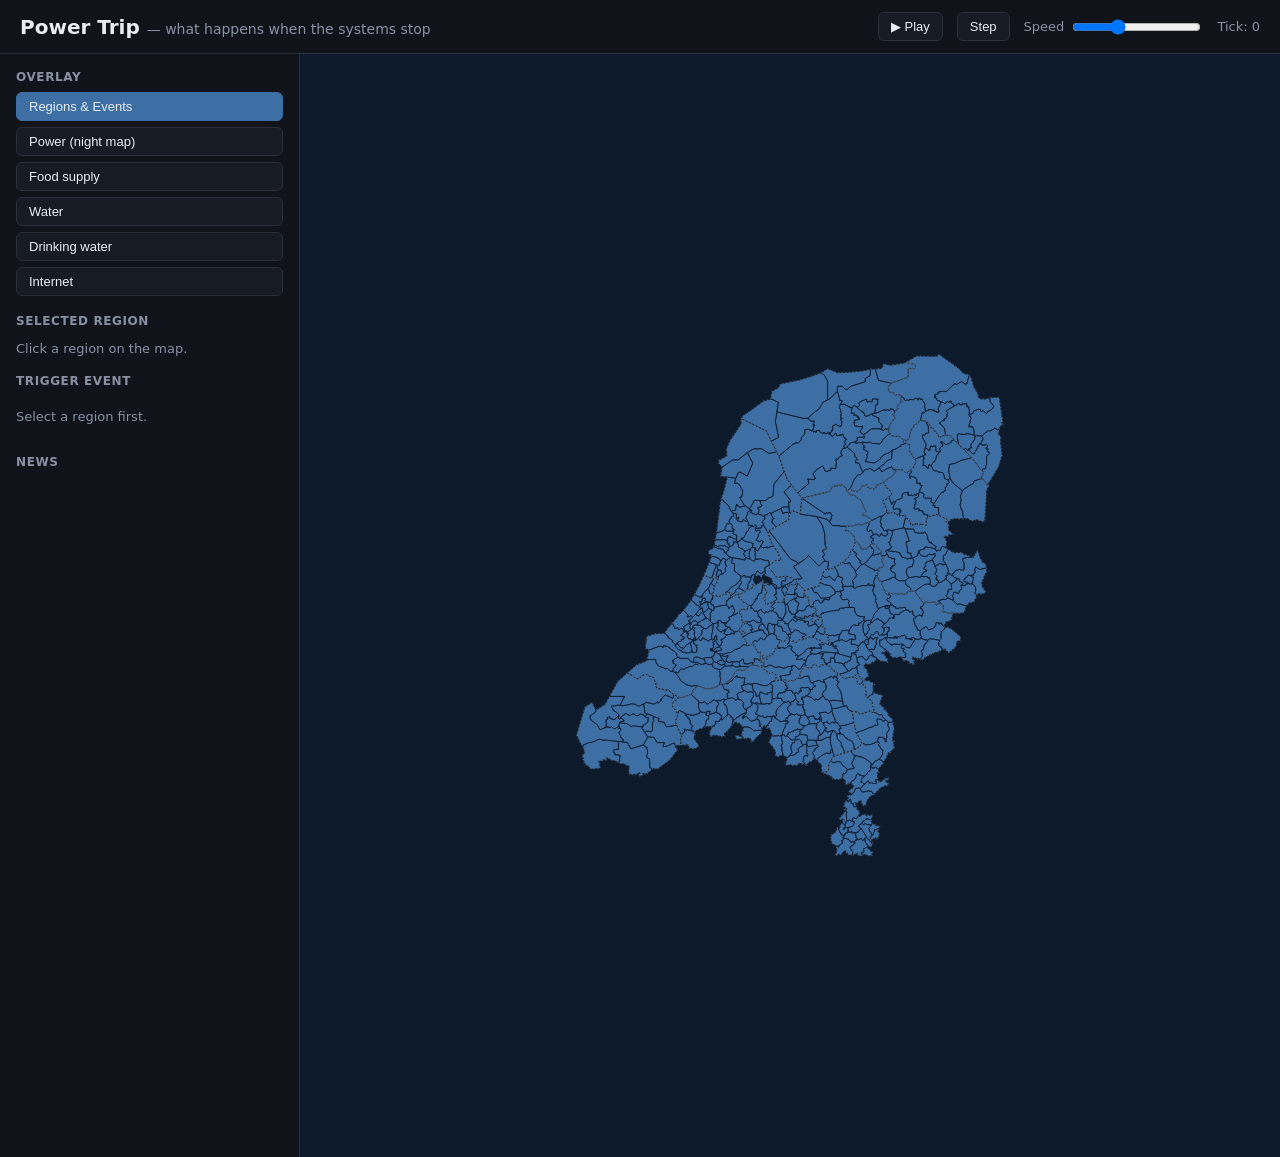
<file: index.html>
<!DOCTYPE html>
<html lang="en">
<head>
<meta charset="UTF-8">
<title>Power Trip</title>
<link rel="stylesheet" href="style.css">
</head>
<body>
  <header>
    <h1>Power Trip <span class="sub">— what happens when the systems stop</span></h1>
    <div class="controls">
      <button id="playBtn">▶ Play</button>
      <button id="tickBtn">Step</button>
      <label>Speed
        <input type="range" id="speed" min="200" max="2000" value="800" step="100">
      </label>
      <div class="tick-counter">Tick: <span id="tickCount">0</span></div>
    </div>
  </header>

  <div class="layout">
    <aside class="overlay-panel">
      <h3>Overlay</h3>
      <div class="overlay-buttons">
        <button data-overlay="events" class="active">Regions &amp; Events</button>
        <button data-overlay="power">Power (night map)</button>
        <button data-overlay="food">Food supply</button>
        <button data-overlay="water">Water</button>
        <button data-overlay="drinkingwater">Drinking water</button>
        <button data-overlay="internet">Internet</button>
      </div>

      <h3>Selected region</h3>
      <div id="regionInfo" class="region-info">
        <p class="muted">Click a region on the map.</p>
      </div>

      <h3>Trigger event</h3>
      <div id="eventButtons" class="event-buttons">
        <p class="muted">Select a region first.</p>
      </div>

      <h3>News</h3>
      <div id="newsTicker" class="news-ticker"></div>
    </aside>

    <main class="map-wrap">
      <svg id="map" viewBox="0 0 800 900" preserveAspectRatio="xMidYMid meet"></svg>
    </main>
  </div>

  <script src="boundaries.js"></script>
  <script src="provinces.js"></script>
  <script src="geo.js"></script>
  <script src="data.js"></script>
  <script src="sim.js"></script>
  <script src="app.js"></script>
</body>
</html>
</file>
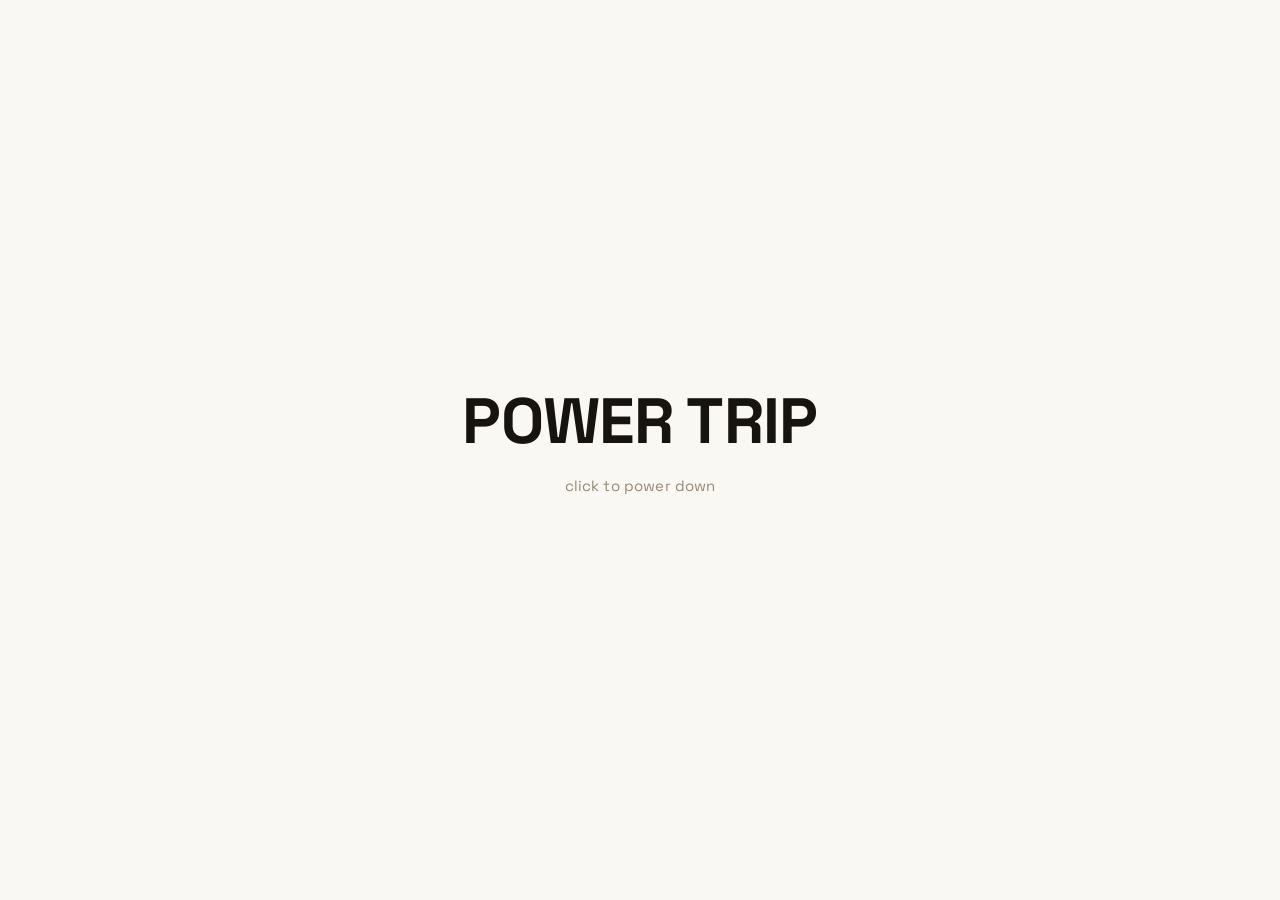
<file: power-trip.html>
<!DOCTYPE html>
<html lang="en">
<head>
<meta charset="UTF-8">
<meta name="viewport" content="width=device-width, initial-scale=1.0">
<title>Power Trip</title>
<link rel="preconnect" href="https://fonts.googleapis.com">
<link href="https://fonts.googleapis.com/css2?family=Space+Grotesk:wght@400;500;600;700&family=IBM+Plex+Mono:wght@400;500;600&display=swap" rel="stylesheet">
<link rel="stylesheet" href="power-trip.css">
</head>
<body class="theme-light">

  <div class="bw-overlay" id="bwOverlay"></div>

  <div class="panel" id="panel">
    <div class="row">
      <div class="led-group">
        <span class="led" id="led"></span>
        <span>UNIT 04 — MAIN</span>
      </div>
      <span id="statusText">ONLINE</span>
    </div>

    <button class="stage" id="trigger" aria-label="Trip the power">
      <h1 class="title">POWER TRIP</h1>
      <p class="subtitle" id="subtitleText">click to power down</p>
      <div class="meter" id="meter"></div>
    </button>

    <div class="footline">
      <span>LOAD: <span id="loadReading">62%</span></span>
      <span id="clockReading">--:--:--</span>
    </div>
  </div>

  <div class="outage-mark" id="outageMark"></div>

  <script src="https://cdnjs.cloudflare.com/ajax/libs/gsap/3.12.5/gsap.min.js"></script>
  <script src="power-trip.js"></script>

</body>
</html>
</file>
<file: style.css>
:root {
  --bg: #10131a;
  --panel: #171b24;
  --border: #2a2f3a;
  --text: #e8ecf3;
  --muted: #8891a3;
  --accent: #3d6fa5;
}

* { box-sizing: border-box; }

body {
  margin: 0;
  background: var(--bg);
  color: var(--text);
  font-family: system-ui, -apple-system, "Segoe UI", sans-serif;
}

header {
  display: flex;
  align-items: center;
  justify-content: space-between;
  padding: 12px 20px;
  border-bottom: 1px solid var(--border);
  flex-wrap: wrap;
  gap: 12px;
}

h1 { font-size: 20px; margin: 0; }
h1 .sub { color: var(--muted); font-weight: 400; font-size: 14px; }

.controls { display: flex; align-items: center; gap: 14px; }
.controls label { font-size: 13px; color: var(--muted); display: flex; align-items: center; gap: 6px; }

button {
  background: var(--panel);
  color: var(--text);
  border: 1px solid var(--border);
  border-radius: 6px;
  padding: 6px 12px;
  cursor: pointer;
  font-size: 13px;
}
button:hover { border-color: var(--accent); }
button.active { background: var(--accent); border-color: var(--accent); }

.tick-counter { font-size: 13px; color: var(--muted); }

.layout {
  display: grid;
  grid-template-columns: 300px 1fr;
  height: calc(100vh - 60px);
}

.overlay-panel {
  border-right: 1px solid var(--border);
  padding: 16px;
  overflow-y: auto;
}

.overlay-panel h3 {
  font-size: 12px;
  text-transform: uppercase;
  letter-spacing: 0.05em;
  color: var(--muted);
  margin: 18px 0 8px;
}
.overlay-panel h3:first-child { margin-top: 0; }

.overlay-buttons, .event-buttons {
  display: flex;
  flex-direction: column;
  gap: 6px;
}
.overlay-buttons button, .event-buttons button { text-align: left; }

.muted { color: var(--muted); font-size: 13px; }

.region-name { font-weight: 600; margin: 0 0 8px; }

.stat-list { list-style: none; padding: 0; margin: 0; }
.stat-list li {
  display: grid;
  grid-template-columns: 90px 1fr 30px;
  align-items: center;
  gap: 8px;
  font-size: 12px;
  margin-bottom: 6px;
}
.bar { background: #232838; border-radius: 4px; height: 8px; overflow: hidden; }
.bar-fill { height: 100%; }
.stat-value { text-align: right; color: var(--muted); }

.warning { color: #e0a34d; font-size: 12px; }

.news-ticker {
  font-size: 12px;
  color: var(--muted);
  max-height: 220px;
  overflow-y: auto;
  display: flex;
  flex-direction: column;
  gap: 4px;
}
.news-line { border-left: 2px solid var(--accent); padding-left: 6px; }

.map-wrap {
  display: flex;
  align-items: center;
  justify-content: center;
  background: #0c1a2b;
  transition: background 0.4s ease;
}
.map-wrap.night { background: #030407; }

#map { width: 100%; height: 100%; }

.road {
  stroke: #4a5568;
  stroke-width: 1;
  stroke-opacity: 0.5;
}
.road.cut {
  stroke: #7a2f2f;
  stroke-dasharray: 6 5;
}

.region-shape {
  stroke: #0c1a2b;
  stroke-width: 1.5;
  transition: fill 0.3s ease;
}
.region-node:hover .region-shape {
  stroke: #ffffff88;
}
.region-select-outline {
  fill: none;
  stroke: #fff;
  stroke-width: 2.5;
}
.glow {
  pointer-events: none;
  transition: opacity 0.4s ease, r 0.4s ease;
}
.province-border {
  fill: none;
  stroke: #ffffff;
  stroke-width: 1;
  stroke-opacity: 0.35;
  stroke-dasharray: 3 3;
}

.region-label {
  fill: var(--text);
  font-size: 11px;
  text-anchor: middle;
  paint-order: stroke;
  stroke: #0c1a2b;
  stroke-width: 3px;
  pointer-events: none;
}
</file>
<file: power-trip.css>
:root{
  --bg: #060605;
  --bg-panel: #0c0c0a;
  --panel-line: #232019;
  --ink: #e9e3d3;
  --ink-dim: #6b6455;
  --amber: #ffb020;
  --amber-dim: #6b4c14;
  --red: #ff4433;
  --green: #4fd67a;
  --mono: 'IBM Plex Mono', monospace;
  --display: 'Space Grotesk', sans-serif;
}

*{ box-sizing: border-box; }

html, body{
  margin:0;
  height:100%;
  overflow: hidden;
}

body{
  display:flex;
  align-items:center;
  justify-content:center;
  min-height:100vh;
  padding: 24px;
  font-family: var(--mono);
  color: var(--ink);
  background: var(--bg);
  transition: background-color 0.6s ease, color 0.6s ease;
}

/* ---- light "before" theme: plain, quiet homepage ---- */
body.theme-light{
  --bg: #faf8f2;
  --ink: #171410;
  --ink-dim: #948a76;
  --amber: #b0600e;
}

body.theme-light::after{ opacity: 0; }

/* faint grain / vignette, only meaningful once dark */
body::after{
  content:"";
  position:fixed;
  inset:0;
  pointer-events:none;
  background: radial-gradient(ellipse at center, transparent 55%, rgba(0,0,0,0.55) 100%);
  z-index: 5;
  opacity: 1;
  transition: opacity 0.6s ease;
}

.panel{
  position:relative;
  width:min(560px, 100%);
  border:1px solid var(--panel-line);
  background: linear-gradient(180deg, #0d0d0a 0%, #08080600 100%);
  padding: 42px 40px 34px;
  transform-origin: center center;
  filter: brightness(1);
  transition: border-color 0.6s ease, background 0.6s ease;
}

.panel::before{
  content:"";
  position:absolute;
  inset:0;
  border:1px solid rgba(255,176,32,0.08);
  pointer-events:none;
  transition: border-color 0.6s ease;
}

body.theme-light .panel{
  border-color: transparent;
  background: transparent;
}
body.theme-light .panel::before{
  border-color: transparent;
}

/* header row: led + status readout — breaker-unit only, hidden pre-trip */
.row{
  display:flex;
  align-items:center;
  justify-content:space-between;
  font-size: 11px;
  letter-spacing: 0.08em;
  color: var(--ink-dim);
  margin-bottom: 46px;
  opacity: 1;
  transition: opacity 0.3s ease;
}

body.theme-light .row{ opacity: 0; height: 0; margin: 0; overflow: hidden; pointer-events: none; }

.led-group{
  display:flex;
  align-items:center;
  gap: 8px;
}

.led{
  width: 8px;
  height: 8px;
  border-radius: 50%;
  background: var(--green);
  box-shadow: 0 0 6px 1px var(--green);
  transition: background 0.15s, box-shadow 0.15s;
}

.led.off{ background: #2a2a26; box-shadow: none; }
.led.trip{ background: var(--red); box-shadow: 0 0 8px 2px var(--red); }

#statusText{ color: var(--ink-dim); }

/* main title / trigger */
.stage{
  text-align:center;
  padding: 6px 0 40px;
  cursor: pointer;
  user-select:none;
  background: none;
  border: none;
  width: 100%;
  color: inherit;
  font: inherit;
}
.stage:focus-visible{
  outline: 1px dashed var(--amber-dim);
  outline-offset: 10px;
}
body.theme-light .stage:focus-visible{
  outline: 1px dashed var(--amber);
}

h1.title{
  font-family: var(--display);
  font-weight: 700;
  font-size: clamp(40px, 8vw, 64px);
  margin: 0;
  letter-spacing: -0.01em;
  color: var(--ink);
  text-shadow: 0 0 18px rgba(255,176,32,0.18);
  transition: color 0.6s ease, text-shadow 0.6s ease;
}

body.theme-light h1.title{ text-shadow: none; }

.subtitle{
  margin: 14px 0 0;
  font-size: 12px;
  letter-spacing: 0.12em;
  color: var(--ink-dim);
  transition: color 0.6s ease, letter-spacing 0.3s ease;
}

body.theme-light .subtitle{
  font-family: var(--display);
  letter-spacing: 0.01em;
  font-size: 15px;
}

/* load meter bars — breaker-unit only, hidden pre-trip */
.meter{
  display:flex;
  align-items:flex-end;
  justify-content:center;
  gap: 5px;
  height: 34px;
  margin-top: 4px;
  opacity: 1;
  transition: opacity 0.3s ease;
}

body.theme-light .meter{ opacity: 0; height: 0; margin: 0; overflow: hidden; pointer-events: none; }

.bar{
  width: 4px;
  height: 6px;
  background: var(--amber-dim);
  transition: background 0.4s ease, box-shadow 0.4s ease;
}

.bar.live{
  background: var(--amber);
  box-shadow: 0 0 5px rgba(255,176,32,0.5);
}

.footline{
  margin-top: 40px;
  display:flex;
  justify-content: space-between;
  font-size: 10px;
  letter-spacing: 0.1em;
  color: var(--ink-dim);
  border-top: 1px solid var(--panel-line);
  padding-top: 14px;
  opacity: 1;
  transition: opacity 0.3s ease, border-color 0.6s ease;
}

body.theme-light .footline{ opacity: 0; height: 0; padding: 0; margin: 0; border: none; overflow: hidden; pointer-events: none; }

/* -------- power-trip animation targets --------
   Actual motion is driven by GSAP tweens in script.js;
   these rules just hide inner content while the panel
   is collapsed, and set up the strobe overlay / spark dot. */

.panel.hidden-content .stage,
.panel.hidden-content .row,
.panel.hidden-content .footline{
  visibility: hidden;
}

.bw-overlay{
  position: fixed;
  inset: 0;
  z-index: 20;
  pointer-events: none;
  background: #000000;
  opacity: 0;
}

.outage-mark{
  position: fixed;
  top: 50%;
  left: 50%;
  width: 3px;
  height: 3px;
  border-radius: 50%;
  background: var(--red);
  box-shadow: 0 0 6px 2px var(--red);
  transform: translate(-50%, -50%);
  opacity: 0;
  z-index: 6;
  pointer-events: none;
}

@media (prefers-reduced-motion: reduce){
  body, .panel, .row, .meter, .footline, h1.title, .subtitle{ transition-duration: 0.25s !important; }
}
</file>
